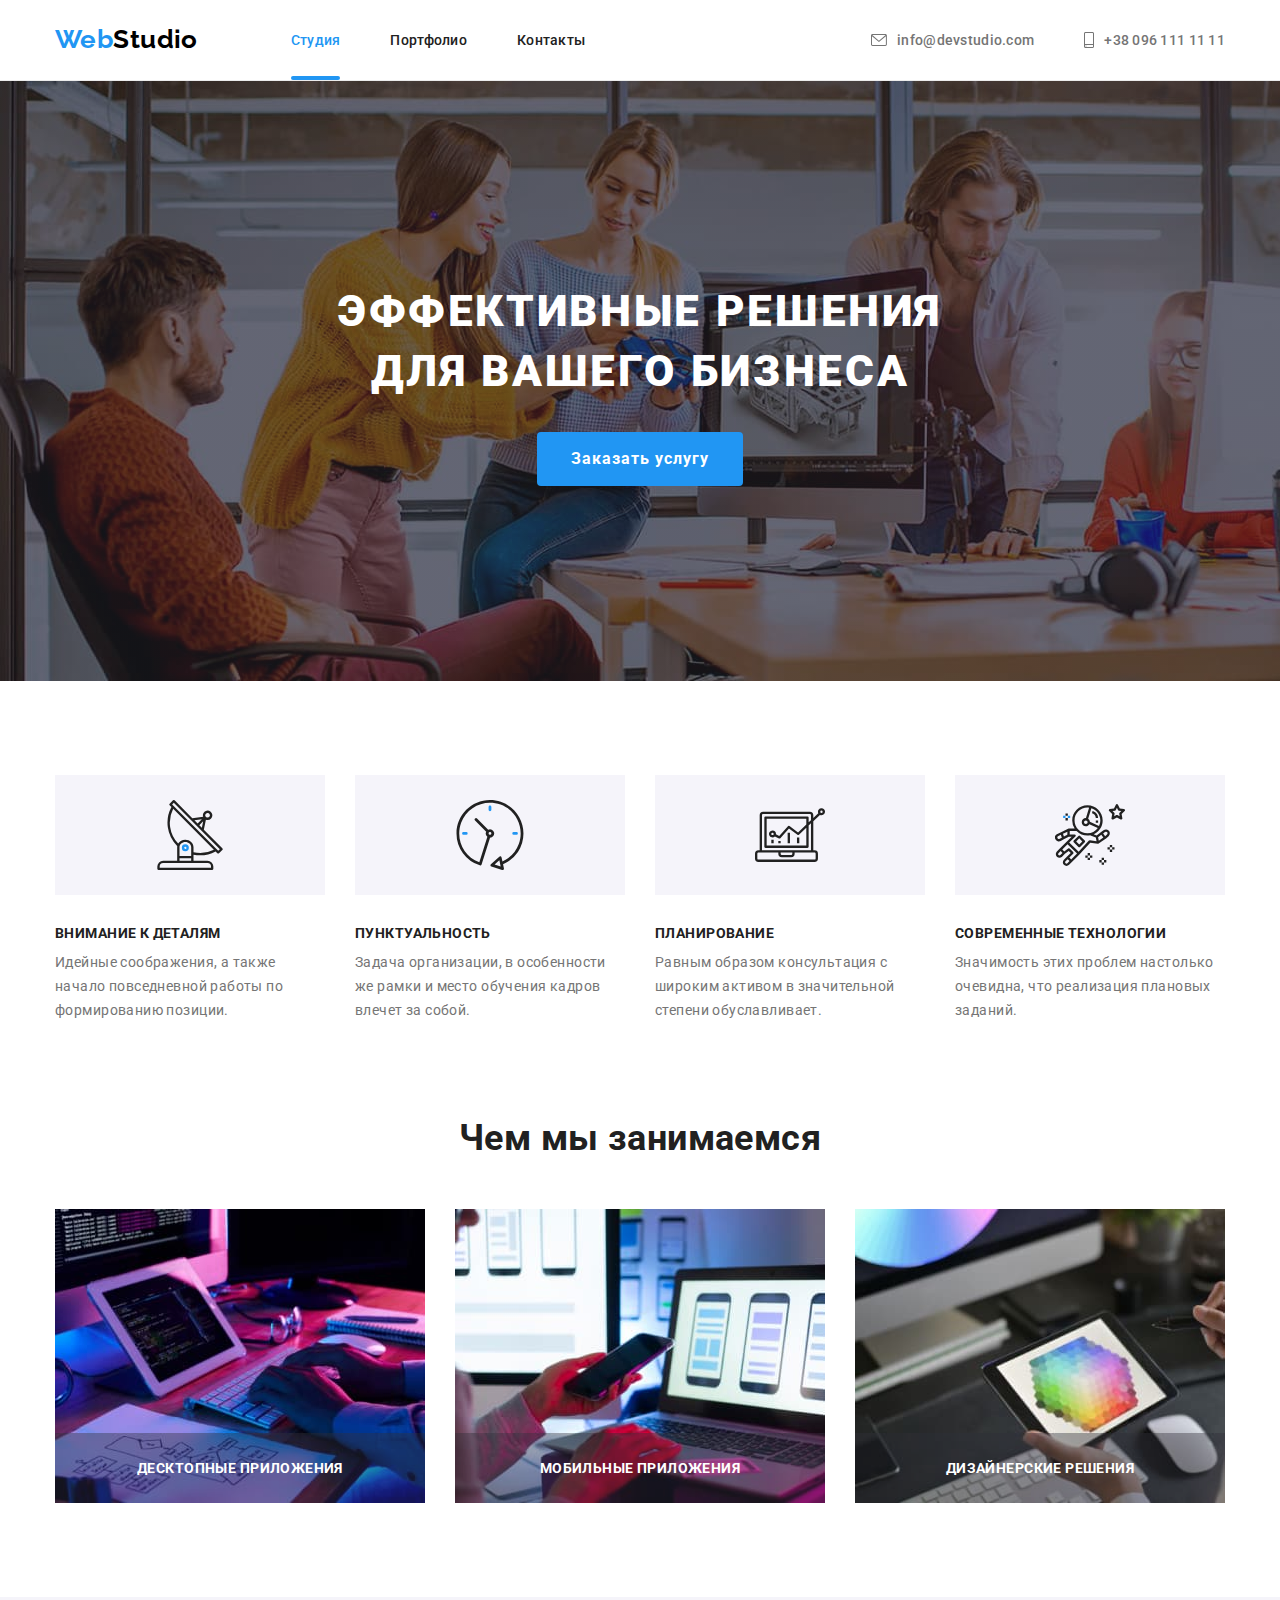
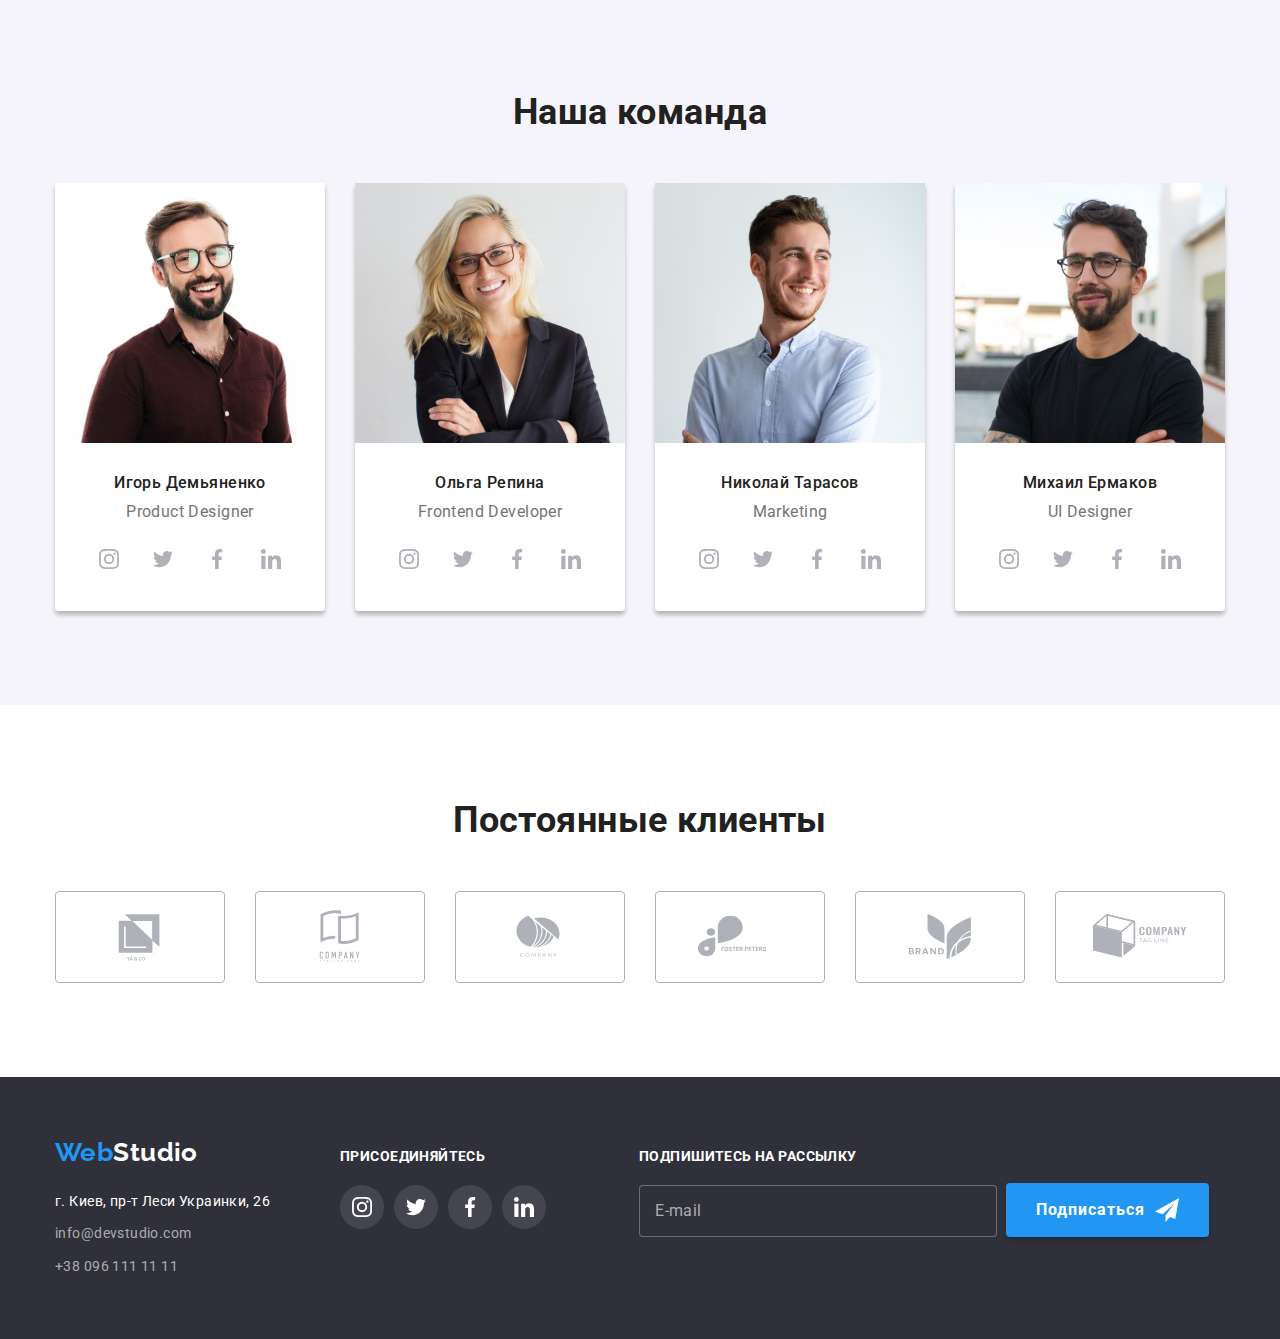
<file: index.html>
<!DOCTYPE html>
<html lang="en">
  <head>
    <meta charset="UTF-8" />
    <meta http-equiv="X-UA-Compatible" content="IE=edge" />
    <meta name="viewport" content="width=device-width, initial-scale=1.0" />
    <title>homework#6</title>
    <link
      href="https://fonts.googleapis.com/css2?family=Raleway:wght@700&family=Roboto:wght@400;500;700;900&display=swap"
      rel="stylesheet"
    />
    <link
      rel="stylesheet"
      href="https://cdnjs.cloudflare.com/ajax/libs/modern-normalize/1.0.0/modern-normalize.css"
    />
    <link rel="stylesheet" href="./css/style.css" />
  </head>
  <body>
    <header class="header">
      <div class="container">
        <!-- nav section -->
        <nav class="navigation">
          <a href="./" class="logo">Web<span class="logo-name">Studio</span></a>
          <ul class="pagination">
            <li class="item">
              <a href="./" class="link current">Студия</a>
            </li>

            <li class="item">
              <a href="./portofolio.html" class="link">Портфолио</a>
            </li>

            <li class="item"><a href="" class="link">Контакты</a></li>
          </ul>
        </nav>
        <!-- my contacts section -->
        <ul class="contacts">
          <li class="item mail">
            <a href="mailto:info@devstudio.com" class="link">
              <svg class="mail-icon">
                <use href="./images/icon.svg#envelope"></use>
              </svg>
              info@devstudio.com</a
            >
          </li>

          <li class="item phone">
            <a href="tel:+380961111111" class="link">
              <svg class="phone-icon">
                <use href="./images/icon.svg#smartphone"></use>
              </svg>
              +38 096 111 11 11</a
            >
          </li>
        </ul>
      </div>
    </header>
    <main>
      <!-- hero section -->
      <section class="hero">
        <div class="container">
          <h1 class="title">Эффективные решения для вашего бизнеса</h1>
          <button class="btn" type="button" data-modal-open>
            Заказать услугу
          </button>
        </div>
      </section>
      <!-- our soft skills -->
      <section class="section">
        <div class="container">
          <h2 class="visually-hidden">our soft skills</h2>
          <ul class="featurse">
            <li class="item">
              <div class="featurse-card-icon">
                <svg class="featurse-icon">
                  <use href="./images/icon.svg#antenna"></use>
                </svg>
              </div>
              <h3 class="subtitle">Внимание к деталям</h3>
              <p>
                Идейные соображения, а также начало повседневной работы по
                формированию позиции.
              </p>
            </li>

            <li class="item">
              <div class="featurse-card-icon">
                <svg class="featurse-icon">
                  <use href="./images/icon.svg#clock"></use>
                </svg>
              </div>
              <h3 class="subtitle">Пунктуальность</h3>
              <p>
                Задача организации, в особенности же рамки и место обучения
                кадров влечет за собой.
              </p>
            </li>

            <li class="item">
              <div class="featurse-card-icon">
                <svg class="featurse-icon">
                  <use href="./images/icon.svg#diagram"></use>
                </svg>
              </div>
              <h3 class="subtitle">Планирование</h3>
              <p>
                Равным образом консультация с широким активом в значительной
                степени обуславливает.
              </p>
            </li>

            <li class="item">
              <div class="featurse-card-icon">
                <svg class="featurse-icon">
                  <use href="./images/icon.svg#astronaut"></use>
                </svg>
              </div>
              <h3 class="subtitle">Современные технологии</h3>
              <p>
                Значимость этих проблем настолько очевидна, что реализация
                плановых заданий.
              </p>
            </li>
          </ul>
        </div>
      </section>
      <!-- our works section -->
      <section class="section nottop">
        <div class="container work">
          <h2 class="title">Чем мы занимаемся</h2>
          <ul class="work-list">
            <li class="item">
              <img
                src="./images/keyboard.jpg"
                alt="foto keyboard"
                width="370"
              />
              <p class="description-text">Десктопные приложения</p>
            </li>

            <li class="item">
              <img src="./images/laptop.jpg" alt="foto laptop" width="370" />
              <p class="description-text">Мобильные приложения</p>
            </li>
            <li class="item">
              <img src="./images/tablet.jpg" alt="foto tablet" width="370" />
              <p class="description-text">Дизайнерские решения</p>
            </li>
          </ul>
        </div>
      </section>
      <!-- our teams section -->
      <section class="section teams">
        <div class="container teams">
          <h2 class="title">Наша команда</h2>
          <ul class="teams-list">
            <li class="item">
              <div class="card">
                <div class="car-thumb">
                  <img
                    src="./images/designer.jpg"
                    alt="foto designer"
                    width="270"
                  />
                </div>
                <div class="card-content">
                  <h3 class="subtitle teams">Игорь Демьяненко</h3>
                  <p class="text">Product Designer</p>

                  <ul class="social-list">
                    <li class="social-item">
                      <a href="" class="social-link">
                        <svg class="social-icon">
                          <use href="./images/icon.svg#instagram"></use>
                        </svg>
                      </a>
                    </li>
                    <li class="social-item">
                      <a href="" class="social-link">
                        <svg class="social-icon">
                          <use href="./images/icon.svg#twitter"></use>
                        </svg>
                      </a>
                    </li>
                    <li class="social-item">
                      <a href="" class="social-link">
                        <svg class="social-icon">
                          <use href="./images/icon.svg#facebook"></use>
                        </svg>
                      </a>
                    </li>
                    <li class="social-item">
                      <a href="" class="social-link">
                        <svg class="social-icon">
                          <use href="./images/icon.svg#linkedin"></use>
                        </svg>
                      </a>
                    </li>
                  </ul>
                </div>
              </div>
            </li>

            <li class="item">
              <div class="card">
                <div class="card-thumb">
                  <img
                    src="./images/developer.jpg"
                    alt="foto developer"
                    width="270"
                  />
                </div>
                <div class="card-content">
                  <h3 class="subtitle teams">Ольга Репина</h3>
                  <p class="text">Frontend Developer</p>
                  <ul class="social-list">
                    <li class="social-item">
                      <a href="" class="social-link">
                        <svg class="social-icon">
                          <use href="./images/icon.svg#instagram"></use>
                        </svg>
                      </a>
                    </li>
                    <li class="social-item">
                      <a href="" class="social-link">
                        <svg class="social-icon">
                          <use href="./images/icon.svg#twitter"></use>
                        </svg>
                      </a>
                    </li>
                    <li class="social-item">
                      <a href="" class="social-link">
                        <svg class="social-icon">
                          <use href="./images/icon.svg#facebook"></use>
                        </svg>
                      </a>
                    </li>
                    <li class="social-item">
                      <a href="" class="social-link">
                        <svg class="social-icon">
                          <use href="./images/icon.svg#linkedin"></use>
                        </svg>
                      </a>
                    </li>
                  </ul>
                </div>
              </div>
            </li>

            <li class="item">
              <div class="card">
                <div class="card-thumb">
                  <img
                    src="./images/marketing.jpg"
                    alt="foto marketing"
                    width="270"
                  />
                </div>
                <div class="card-content">
                  <h3 class="subtitle teams">Николай Тарасов</h3>
                  <p class="text">Marketing</p>
                  <ul class="social-list">
                    <li class="social-item">
                      <a href="" class="social-link">
                        <svg class="social-icon">
                          <use href="./images/icon.svg#instagram"></use>
                        </svg>
                      </a>
                    </li>
                    <li class="social-item">
                      <a href="" class="social-link">
                        <svg class="social-icon">
                          <use href="./images/icon.svg#twitter"></use>
                        </svg>
                      </a>
                    </li>
                    <li class="social-item">
                      <a href="" class="social-link">
                        <svg class="social-icon">
                          <use href="./images/icon.svg#facebook"></use>
                        </svg>
                      </a>
                    </li>
                    <li class="social-item">
                      <a href="" class="social-link">
                        <svg class="social-icon">
                          <use href="./images/icon.svg#linkedin"></use>
                        </svg>
                      </a>
                    </li>
                  </ul>
                </div>
              </div>
            </li>

            <li class="item">
              <div class="card">
                <div class="card-thumb">
                  <img
                    src="./images/UI-designer.jpg"
                    alt="foto UI-designer"
                    width="270"
                  />
                </div>
                <div class="card-content">
                  <h3 class="subtitle teams">Михаил Ермаков</h3>
                  <p class="text">UI Designer</p>
                  <ul class="social-list">
                    <li class="social-item">
                      <a href="" class="social-link">
                        <svg class="social-icon">
                          <use href="./images/icon.svg#instagram"></use>
                        </svg>
                      </a>
                    </li>
                    <li class="social-item">
                      <a href="" class="social-link">
                        <svg class="social-icon">
                          <use href="./images/icon.svg#twitter"></use>
                        </svg>
                      </a>
                    </li>
                    <li class="social-item">
                      <a href="" class="social-link">
                        <svg class="social-icon">
                          <use href="./images/icon.svg#facebook"></use>
                        </svg>
                      </a>
                    </li>
                    <li class="social-item">
                      <a href="" class="social-link">
                        <svg class="social-icon">
                          <use href="./images/icon.svg#linkedin"></use>
                        </svg>
                      </a>
                    </li>
                  </ul>
                </div>
              </div>
            </li>
          </ul>
        </div>
      </section>
      <!-- cliaents section -->
      <section class="section">
        <div class="container clients">
          <h2 class="title">Постоянные клиенты</h2>
          <ul class="clients-list">
            <li class="clients-item">
              <a href="" class="clients-link">
                <svg class="clients-icon">
                  <use href="./images/icon.svg#company-1"></use>
                </svg>
              </a>
            </li>

            <li class="clients-item">
              <a href="" class="clients-link">
                <svg class="clients-icon">
                  <use href="./images/icon.svg#company-2"></use>
                </svg>
              </a>
            </li>

            <li class="clients-item">
              <a href="" class="clients-link">
                <svg class="clients-icon">
                  <use href="./images/icon.svg#company-3"></use>
                </svg>
              </a>
            </li>

            <li class="clients-item">
              <a href="" class="clients-link">
                <svg class="clients-icon">
                  <use href="./images/icon.svg#company-4"></use>
                </svg>
              </a>
            </li>

            <li class="clients-item">
              <a href="" class="clients-link">
                <svg class="clients-icon">
                  <use href="./images/icon.svg#company-5"></use>
                </svg>
              </a>
            </li>

            <li class="clients-item">
              <a href="" class="clients-link">
                <svg class="clients-icon">
                  <use href="./images/icon.svg#company-6"></use>
                </svg>
              </a>
            </li>
          </ul>
        </div>
      </section>
    </main>
    <footer class="footer">
      <div class="container">
        <div class="left-part">
          <div class="footer-logo">
            <a href="./" class="logo"
              >Web<span class="logo name">Studio</span></a
            >
          </div>
          <address class="address">г. Киев, пр-т Леси Украинки, 26</address>
          <ul class="footer-list">
            <li class="item">
              <a href="mailto:info@devstudio.com" class="link"
                >info@devstudio.com</a
              >
            </li>
            <li class="item">
              <a href="tel:+380961111111" class="link">+38 096 111 11 11</a>
            </li>
          </ul>
        </div>
        <div class="right-part">
          <p class="text">присоединяйтесь</p>
          <ul class="footer-social-list">
            <li class="footer-social-item">
              <a href="" class="footer-social-link">
                <svg class="footer-social-icon">
                  <use href="./images/icon.svg#instagram"></use>
                </svg>
              </a>
            </li>
            <li class="footer-social-item">
              <a href="" class="footer-social-link">
                <svg class="footer-social-icon">
                  <use href="./images/icon.svg#twitter"></use>
                </svg>
              </a>
            </li>
            <li class="footer-social-item">
              <a href="" class="footer-social-link">
                <svg class="footer-social-icon">
                  <use href="./images/icon.svg#facebook"></use>
                </svg>
              </a>
            </li>
            <li class="footer-social-item">
              <a href="" class="footer-social-link">
                <svg class="footer-social-icon">
                  <use href="./images/icon.svg#linkedin"></use>
                </svg>
              </a>
            </li>
          </ul>
        </div>
        <div class="subscribe">
          <form class="form-footer">
            <label class="form-footer-item">
              <span class="form-footer-label">Подпишитесь на рассылку</span>
              <input
                class="footer-form-input"
                type="email"
                name="mail"
                id="mail"
                placeholder="E-mail"
              />
              <button class="form-footer-btn" type="submit">
                Подписаться
                <svg class="footer-form-icon">
                  <use href="./images/icon.svg#icon-send"></use>
                </svg>
              </button>
            </label>
          </form>
        </div>
      </div>
    </footer>
    <div class="backdrop is-hidden" data-modal>
      <div class="modal">
        <button class="modal-btn btn" type="button" data-modal-close>
          <svg class="closed-icon">
            <use href="./images/icon.svg#closed-icon"></use>
          </svg>
        </button>
        <form class="form-modal">
          <b class="form-title">Оставьте свои данные, мы вам перезвоним</b>
          <label class="form-modal-item">
            <span class="form-modal-label">Имя</span>
            <input class="form-modal-input" type="text" name="name" />
            <svg class="form-icon">
              <use href="./images/icon.svg#person-modal"></use>
            </svg>
          </label>
          <label class="form-modal-item">
            <span class="form-modal-label">Телефон</span>
            <input class="form-modal-input" type="tel" name="tel" />
            <svg class="form-icon">
              <use href="./images/icon.svg#phone-modal"></use>
            </svg>
          </label>
          <label class="form-modal-item">
            <span class="form-modal-label">Почта</span>
            <input class="form-modal-input" type="email" name="email" />
            <svg class="form-icon">
              <use href="./images/icon.svg#email-modal"></use>
            </svg>
          </label>
          <label class="form-modal-item commit">
            <span class="form-modal-label">Комментарий</span>
            <textarea
              class="modal-textarea"
              name="commit"
              placeholder="Введите текст"
            ></textarea>
          </label>
          <label class="form-modal-checkbox">
            <input
              class="form-input-checkbox"
              type="checkbox"
              name="checkbox"
            />
            <span class="checkbox-text"
              ><span class="checkbox-icon"></span>Соглашаюсь с рассылкой и
              принимаю
              <a href="" class="checkbox-link">Условия договора</a>
            </span>
          </label>
          <button class="form-modal-btn" type="submit">Отправить</button>
        </form>
      </div>
    </div>
    <script src="./js/modal.js"></script>
  </body>
</html>
</file>
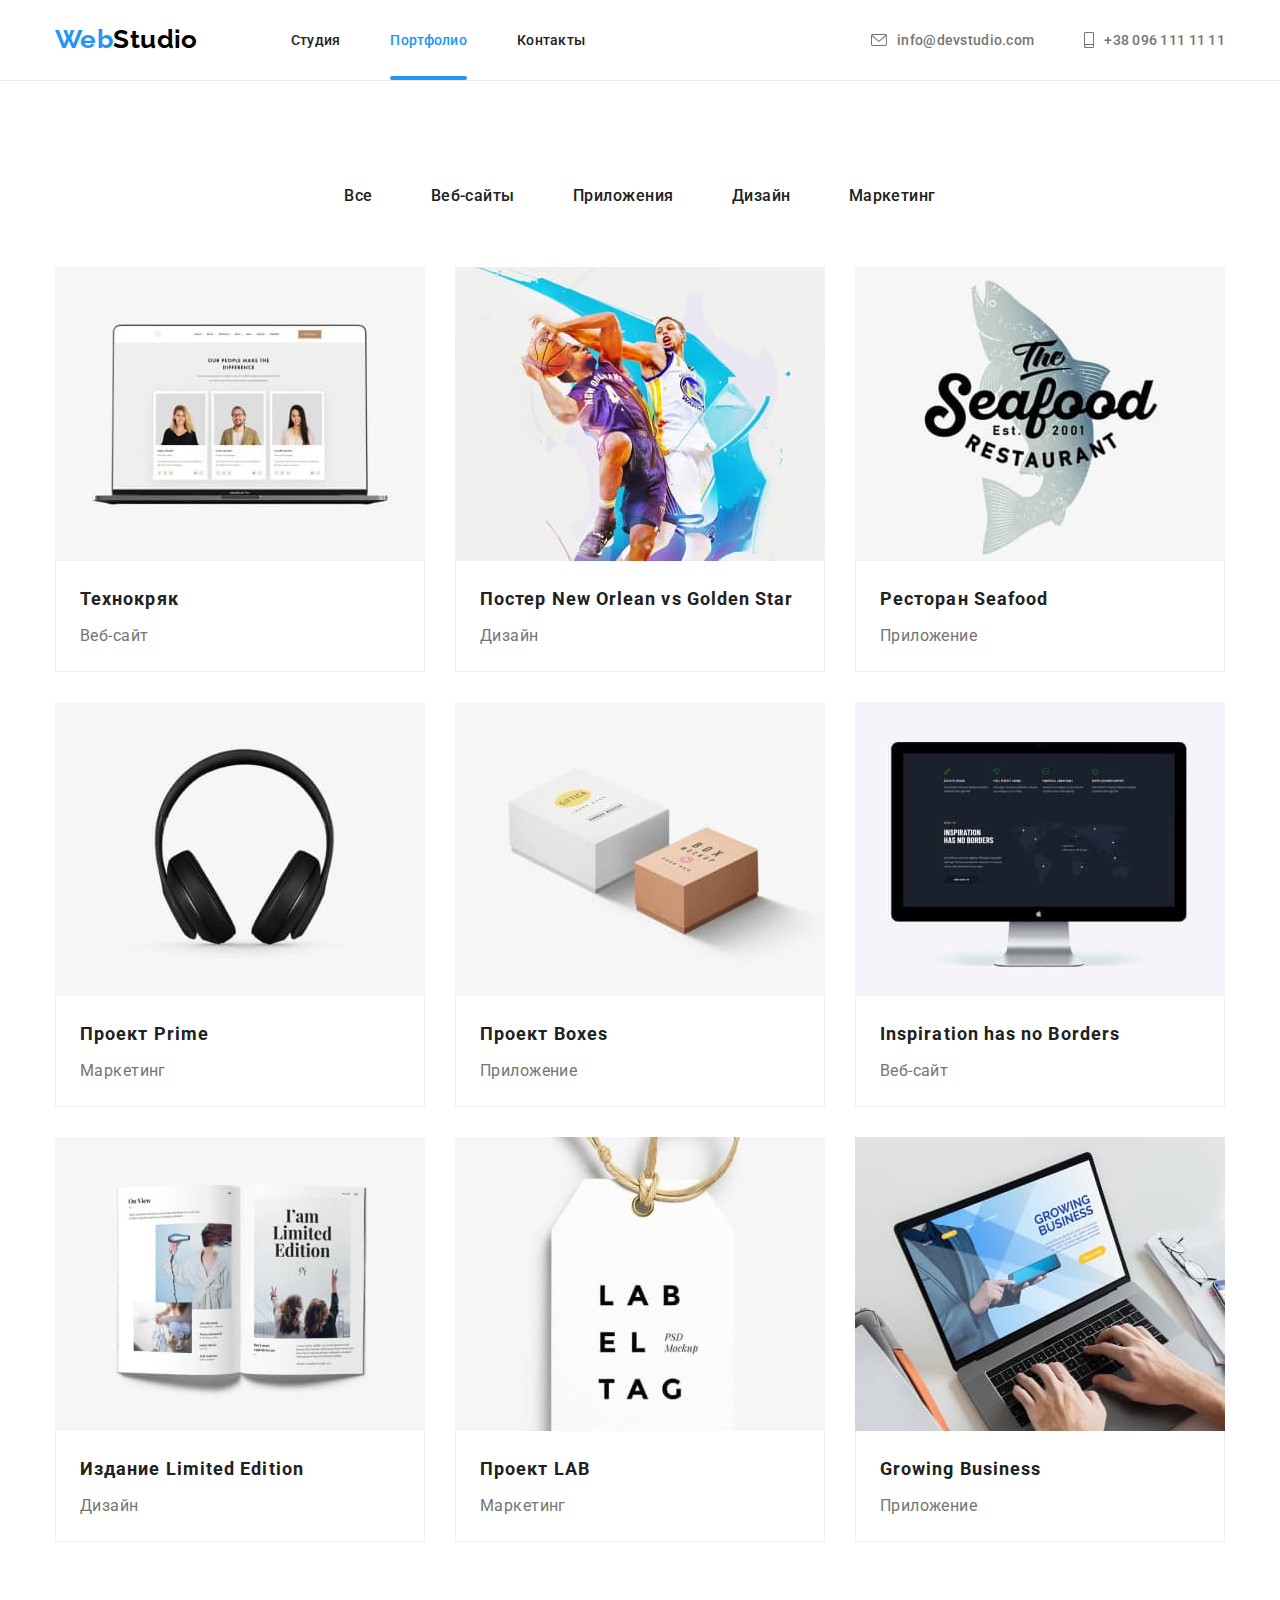
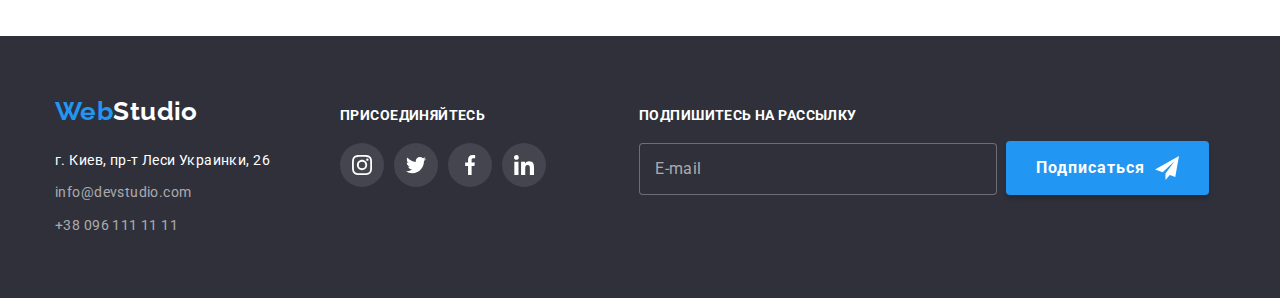
<file: portofolio.html>
<!DOCTYPE html>
<html lang="en">
  <head>
    <meta charset="UTF-8" />
    <meta http-equiv="X-UA-Compatible" content="IE=edge" />
    <meta name="viewport" content="width=device-width, initial-scale=1.0" />
    <title>portofolio</title>
    <link
      href="https://fonts.googleapis.com/css2?family=Raleway:wght@700&family=Roboto:wght@400;500;700;900&display=swap"
      rel="stylesheet"
    />
    <link
      rel="stylesheet"
      href="https://cdnjs.cloudflare.com/ajax/libs/modern-normalize/1.0.0/modern-normalize.css"
    />
    <link rel="stylesheet" href="./css/style.css" />
  </head>
  <body>
    <header class="header">
      <div class="container">
        <!-- nav section -->
        <nav class="navigation">
          <a href="./" class="logo">Web<span class="logo-name">Studio</span></a>
          <ul class="pagination">
            <li class="item">
              <a href="./" class="link">Студия</a>
            </li>

            <li class="item">
              <a href="./portofolio.html" class="link current">Портфолио</a>
            </li>

            <li class="item"><a href="" class="link">Контакты</a></li>
          </ul>
        </nav>
        <!-- my contacts section -->
        <ul class="contacts">
          <li class="item mail">
            <a href="mailto:info@devstudio.com" class="link">
              <svg class="mail-icon">
                <use href="./images/icon.svg#envelope"></use>
              </svg>
              info@devstudio.com</a
            >
          </li>

          <li class="item phone">
            <a href="tel:+380961111111" class="link">
              <svg class="phone-icon">
                <use href="./images/icon.svg#smartphone"></use>
              </svg>
              +38 096 111 11 11</a
            >
          </li>
        </ul>
      </div>
    </header>
    <main class="portofolio">
      <section class="portofolio-section">
        <div class="container">
          <h1 class="visually-hidden">portofolio</h1>
          <ul class="portofolio-list">
            <li class="portofolio-item">
              <button class="btn" type="button">Все</button>
            </li>

            <li class="portofolio-item">
              <button class="btn" type="button">Веб-сайты</button>
            </li>

            <li class="portofolio-item">
              <button class="btn" type="button">Приложения</button>
            </li>

            <li class="portofolio-item">
              <button class="btn" type="button">Дизайн</button>
            </li>

            <li class="portofolio-item">
              <button class="btn" type="button">Маркетинг</button>
            </li>
          </ul>
          <!-- portofolio content section -->
          <ul class="portofolio-content">
            <li class="portofolio-item-page">
              <div class="card">
                <a href="" class="card-link">
                  <div class="card-thumb">
                    <img
                      src="./images/technokryak.jpg"
                      alt="foto laptop"
                      width="370"
                    />
                    <p class="portofolio-text-overlay">
                      Технокряк это современная площадка распространения
                      коронавируса. Компании используют эту платформу для
                      цифрового шпионажа и атак на защищённые сервера
                      конкурентов.
                    </p>
                  </div>
                  <div class="portofolio-card-content">
                    <h2 class="title">Технокряк</h2>
                    <p class="text">Веб-сайт</p>
                  </div>
                </a>
              </div>
            </li>

            <li class="portofolio-item-page">
              <div class="card">
                <a href="" class="card-link">
                  <div class="card-thumb">
                    <img
                      src="./images/poster.jpg"
                      alt="foto of two basketball players"
                      width="370"
                    />
                    <p class="portofolio-text-overlay">
                      Технокряк это современная площадка распространения
                      коронавируса. Компании используют эту платформу для
                      цифрового шпионажа и атак на защищённые сервера
                      конкурентов.
                    </p>
                  </div>
                  <div class="portofolio-card-content">
                    <h2 class="title">Постер New Orlean vs Golden Star</h2>
                    <p class="text">Дизайн</p>
                  </div>
                </a>
              </div>
            </li>

            <li class="portofolio-item-page">
              <div class="card">
                <a href="" class="card-link">
                  <div class="card-thumb">
                    <img
                      src="./images/restaurant-seafood.jpg"
                      alt="logo restaurant-seafood"
                      width="370"
                    />
                    <p class="portofolio-text-overlay">
                      Технокряк это современная площадка распространения
                      коронавируса. Компании используют эту платформу для
                      цифрового шпионажа и атак на защищённые сервера
                      конкурентов.
                    </p>
                  </div>
                  <div class="portofolio-card-content">
                    <h2 class="title">Ресторан Seafood</h2>
                    <p class="text">Приложение</p>
                  </div>
                </a>
              </div>
            </li>

            <li class="portofolio-item-page">
              <div class="card">
                <a href="" class="card-link">
                  <div class="card-thumb">
                    <img
                      src="./images/project-prime.jpg"
                      alt="foto headphones"
                      width="370"
                    />
                    <p class="portofolio-text-overlay">
                      Технокряк это современная площадка распространения
                      коронавируса. Компании используют эту платформу для
                      цифрового шпионажа и атак на защищённые сервера
                      конкурентов.
                    </p>
                  </div>
                  <div class="portofolio-card-content">
                    <h2 class="title">Проект Prime</h2>
                    <p class="text">Маркетинг</p>
                  </div>
                </a>
              </div>
            </li>

            <li class="portofolio-item-page">
              <div class="card">
                <a href="" class="card-link">
                  <div class="card-thumb">
                    <img
                      src="./images/project-boxes.jpg"
                      alt="foto two boxes"
                      width="370"
                    />
                    <p class="portofolio-text-overlay">
                      Технокряк это современная площадка распространения
                      коронавируса. Компании используют эту платформу для
                      цифрового шпионажа и атак на защищённые сервера
                      конкурентов.
                    </p>
                  </div>
                  <div class="portofolio-card-content">
                    <h2 class="title">Проект Boxes</h2>
                    <p class="text">Приложение</p>
                  </div>
                </a>
              </div>
            </li>

            <li class="portofolio-item-page">
              <div class="card">
                <a href="" class="card-link">
                  <div class="card-thumb">
                    <img
                      src="./images/inspiration-has-no-borders.jpg"
                      alt="foto apple pc"
                      width="370"
                    />
                    <p class="portofolio-text-overlay">
                      Технокряк это современная площадка распространения
                      коронавируса. Компании используют эту платформу для
                      цифрового шпионажа и атак на защищённые сервера
                      конкурентов.
                    </p>
                  </div>
                  <div class="portofolio-card-content">
                    <h2 class="title">Inspiration has no Borders</h2>
                    <p class="text">Веб-сайт</p>
                  </div>
                </a>
              </div>
            </li>

            <li class="portofolio-item-page">
              <div class="card">
                <a href="" class="card-link">
                  <div class="card-thumb">
                    <img
                      src="./images/Edition-limited-edition.jpg"
                      alt="foto edition"
                      width="370"
                    />
                    <p class="portofolio-text-overlay">
                      Технокряк это современная площадка распространения
                      коронавируса. Компании используют эту платформу для
                      цифрового шпионажа и атак на защищённые сервера
                      конкурентов.
                    </p>
                  </div>
                  <div class="portofolio-card-content">
                    <h2 class="title">Издание Limited Edition</h2>
                    <p class="text">Дизайн</p>
                  </div>
                </a>
              </div>
            </li>

            <li class="portofolio-item-page">
              <div class="card">
                <a href="" class="card-link">
                  <div class="card-thumb">
                    <img
                      src="./images/project-lab.jpg"
                      alt="logo project-lab"
                      width="370"
                    />
                    <p class="portofolio-text-overlay">
                      Технокряк это современная площадка распространения
                      коронавируса. Компании используют эту платформу для
                      цифрового шпионажа и атак на защищённые сервера
                      конкурентов.
                    </p>
                  </div>
                  <div class="portofolio-card-content">
                    <h2 class="title">Проект LAB</h2>
                    <p class="text">Маркетинг</p>
                  </div>
                </a>
              </div>
            </li>

            <li class="portofolio-item-page">
              <div class="card">
                <a href="" class="card-link">
                  <div class="card-thumb">
                    <img
                      src="./images/growing-business.jpg"
                      alt="foto laptop"
                      width="370"
                    />
                    <p class="portofolio-text-overlay">
                      Технокряк это современная площадка распространения
                      коронавируса. Компании используют эту платформу для
                      цифрового шпионажа и атак на защищённые сервера
                      конкурентов.
                    </p>
                  </div>
                  <div class="portofolio-card-content">
                    <h2 class="title">Growing Business</h2>
                    <p class="text">Приложение</p>
                  </div>
                </a>
              </div>
            </li>
          </ul>
        </div>
      </section>
    </main>
    <footer class="footer">
      <div class="container">
        <div class="left-part">
          <div class="footer-logo">
            <a href="./" class="logo"
              >Web<span class="logo name">Studio</span></a
            >
          </div>
          <address class="address">г. Киев, пр-т Леси Украинки, 26</address>
          <ul class="footer-list">
            <li class="item">
              <a href="mailto:info@devstudio.com" class="link"
                >info@devstudio.com</a
              >
            </li>
            <li class="item">
              <a href="tel:+380961111111" class="link">+38 096 111 11 11</a>
            </li>
          </ul>
        </div>
        <div class="right-part">
          <p class="text">присоединяйтесь</p>
          <ul class="footer-social-list">
            <li class="footer-social-item">
              <a href="" class="footer-social-link">
                <svg class="footer-social-icon">
                  <use href="./images/icon.svg#instagram"></use>
                </svg>
              </a>
            </li>
            <li class="footer-social-item">
              <a href="" class="footer-social-link">
                <svg class="footer-social-icon">
                  <use href="./images/icon.svg#twitter"></use>
                </svg>
              </a>
            </li>
            <li class="footer-social-item">
              <a href="" class="footer-social-link">
                <svg class="footer-social-icon">
                  <use href="./images/icon.svg#facebook"></use>
                </svg>
              </a>
            </li>
            <li class="footer-social-item">
              <a href="" class="footer-social-link">
                <svg class="footer-social-icon">
                  <use href="./images/icon.svg#linkedin"></use>
                </svg>
              </a>
            </li>
          </ul>
        </div>
        <div class="subscribe">
          <form class="form-footer">
            <label class="form-footer-item">
              <span class="form-footer-label">Подпишитесь на рассылку</span>
              <input
                class="footer-form-input"
                type="email"
                name="mail"
                id="mail"
                placeholder="E-mail"
              />
              <button class="form-footer-btn" type="submit">
                Подписаться
                <svg class="footer-form-icon">
                  <use href="./images/icon.svg#icon-send"></use>
                </svg>
              </button>
            </label>
          </form>
        </div>
      </div>
    </footer>
  </body>
</html>
</file>
<file: css/style.css>
/* 
--accent-color: #757575;
--title-color:#212121;
--contacts-footer-color: rgb(255, 255, 255, 0.6);
--footer-bgc-color: #2f303a;
--white-text-color: #ffffff;
--logo-primary-color: #000000;
--active-color:#2196f3;
--card-border-color:#EEEEEE;

font-family: 'Raleway',   sans-serif;
font-family: 'Roboto', sans-serif;

*/
:root {
  --accent-color: #757575;
  --title-color: #212121;
  --contacts-footer-color: rgb(255, 255, 255, 0.6);
  --footer-bgc-color: #2f303a;
  --white-text-color: #ffffff;
  --logo-primary-color: #000000;
  --active-color: #2196f3;
  --header-border-color: #ececec;
  --card-shadow: 0px 1px 3px rgba(0, 0, 0, 0.12),
    0px 1px 1px rgba(0, 0, 0, 0.14), 0px 2px 1px rgba(0, 0, 0, 0.2);
  --card-border-radius: 0px 0px 4px 4px;
  --card-border-color: #eeeeee;
  --hero--bgc-color: #c4c4c4;
  --hero-overline-color: rgba(47, 48, 58, 0.4);
  --work-overline-color: rgba(47, 48, 58, 0.8);
  --primari-bkg-color: #f5f4fa;
  --svg-accent-color: #afb1b8;
  --footer-social-bkg: rgba(255, 255, 255, 0.1);
  --box-shadow: 0px 4px 4px rgba(0, 0, 0, 0.25);
  --portofolio-card-shadow: 0px 1px 1px rgba(0, 0, 0, 0.12),
    0px 4px 4px rgba(0, 0, 0, 0.06), 1px 4px 6px rgba(0, 0, 0, 0.16);
  --portofolio-btn-shadow: 0px 3px 1px rgba(0, 0, 0, 0.1),
    0px 1px 2px rgba(0, 0, 0, 0.08), 0px 2px 2px rgba(0, 0, 0, 0.12);
  --modal-bkg-color: rgba(0, 0, 0, 0.2);
  --modal-btn-color: rgba(0, 0, 0, 0.1);
  --portofolio-overlay-bkg: rgba(33, 150, 243, 0.9);
  /* form var */
  --border-footer-form-color: rgba(255, 255, 255, 0.3);
  --footer-btn-shadow: 0px 4px 4px rgba(0, 0, 0, 0.15);
  --modal-border-input: 1px solid rgba(33, 33, 33, 0.2);
}
/* tag configuration */
li {
  list-style-type: none;
}
a {
  text-decoration: none;
}
h1,
h2,
h3,
h4,
p,
ul {
  margin: 0;
  padding: 0;
}
img,
svg {
  display: block;
  max-width: 100%;
  height: auto;
}
.visually-hidden {
  position: absolute;
  width: 1px;
  height: 1px;
  margin: -1px;
  border: 0;
  padding: 0;

  white-space: nowrap;
  clip-path: inset(100%);
  clip: rect(0 0 0 0);
  overflow: hidden;
}
body {
  font-family: 'Roboto', sans-serif;
  font-weight: 400;
  font-size: 14px;
  line-height: 1.71;
  letter-spacing: 0.03em;
  color: var(--accent-color);
}
.container {
  width: 1200px;
  margin-left: auto;
  margin-right: auto;
  padding-left: 15px;
  padding-right: 15px;
}
/* header section */
.header {
  border-bottom: 1px solid var(--header-border-color);
}
.header .container {
  display: flex;
  justify-content: space-between;
}
.navigation {
  display: flex;
  align-items: center;
}
/* logo section */
.logo {
  padding-top: 24px;
  padding-bottom: 25px;
  font-family: 'Raleway', sans-serif;
  font-weight: 700;
  font-size: 26px;
  line-height: 1.2;
  color: var(--active-color);
}

.logo-name {
  color: var(--logo-primary-color);
}
.logo:hover,
.logo:focus {
  color: var(--active-color);
}

/* nav menu section */
.pagination {
  display: flex;
  margin-left: 93px;
}

.pagination .item + .item {
  margin-left: 50px;
}
.pagination .link {
  position: relative;
  display: flex;
  padding-top: 32px;
  padding-bottom: 32px;
  font-weight: 500;
  font-size: 14px;
  line-height: 1.15;
  letter-spacing: 0.02em;
  color: var(--title-color);
  transition: 250ms cubic-bezier(0.4, 0, 0.2, 1);
}
.pagination .link:hover,
.pagination .link:focus {
  color: var(--active-color);
}
.pagination .link.current {
  color: var(--active-color);
}
.pagination .link.current::after {
  position: absolute;
  content: '';
  width: 100%;
  height: 4px;
  bottom: 0;
  left: 0;
  background-color: var(--active-color);
  border-radius: 2px;
}
/* contacts section */
.contacts {
  display: flex;
  align-items: center;
}
.contacts .item + .item {
  margin-left: 50px;
}
.contacts .link {
  display: flex;
  align-items: center;
  padding-top: 32px;
  padding-bottom: 32px;
  font-weight: 500;
  font-size: 14px;
  line-height: 1.15;
  letter-spacing: 0.02em;
  color: var(--accent-color);
  transition: 250ms cubic-bezier(0.4, 0, 0.2, 1);
}
.contacts .link:hover,
.contacts .link:focus {
  color: var(--active-color);
}

.mail-icon {
  margin-right: 10px;
  width: 16px;
  height: 12px;
  fill: currentColor;
}
.phone-icon {
  margin-right: 10px;
  width: 10px;
  height: 16px;
  fill: currentColor;
}
/* main section */

/* hero section */
.hero {
  max-width: 1600px;
  max-height: 600px;
  padding-top: 200px;
  padding-bottom: 200px;
  text-align: center;
  margin-left: auto;
  margin-right: auto;
  background-color: var(--hero--bgc-color);
  background-image: linear-gradient(
      to right,
      var(--hero-overline-color),
      var(--hero-overline-color)
    ),
    url('../images/teams.jpg');
}
.hero .title {
  max-width: 696px;
  margin-left: auto;
  margin-right: auto;
  margin-bottom: 30px;
  font-weight: 900;
  font-size: 44px;
  line-height: 1.37;
  /* text-align: center; */
  letter-spacing: 0.06em;
  color: var(--white-text-color);
}

/* button section */
.btn {
  cursor: pointer;
}
.hero .btn {
  padding: 10px 32px;
  min-width: 200px;
  border-radius: 4px;
  border-color: transparent;
  font-family: 'Roboto', sans-serif;
  font-weight: 700;
  font-size: 16px;
  line-height: 1.87;
  letter-spacing: 0.06em;
  color: var(--white-text-color);
  background-color: var(--active-color);
}
/* main text */
.section {
  padding-top: 94px;
  padding-bottom: 94px;
}
.section.nottop {
  padding-top: 0;
}
.section .title {
  font-family: 'Roboto', sans-serif;
  font-weight: 700;
  font-size: 36px;
  line-height: 1.17;
  text-align: center;
  color: var(--title-color);
}
.section .subtitle {
  font-family: Roboto, sans-serif;
  font-weight: 700;
  font-size: 14px;
  line-height: 1.15;
  color: var(--title-color);
}
.section .subtitle.teams {
  font-family: Roboto, sans-serif;
  font-weight: 500;
  font-size: 16px;
  line-height: 1.19;
}
.section .text {
  font-size: 16px;
  line-height: 1.19;
}
.hero .title,
.featurse .subtitle {
  text-transform: uppercase;
}

/* soft skills */

.featurse .subtitle {
  margin-bottom: 10px;
}

.container .featurse {
  display: flex;
  margin-left: -30px;
}

.featurse .item {
  flex-basis: calc(100% / 4 - 30px);
  margin-left: 30px;
}
.featurse-card-icon {
  display: flex;
  justify-content: center;
  align-items: center;
  width: 270px;
  height: 120px;
  margin-bottom: 30px;
  background-color: var(--primari-bkg-color);
  color: var(--title-color);
}
.featurse-icon {
  width: 70px;
  height: 70px;
  fill: currentColor;
}

/*our work section */
.container .work-list {
  display: flex;
  margin-left: -30px;
}
.work-list .item {
  position: relative;
  flex-basis: calc(100% / 3 - 30px);
  margin-left: 30px;
}
.container.work .title {
  margin-bottom: 50px;
}

.description-text {
  position: absolute;
  bottom: 0;
  left: 0;
  width: 100%;
  height: 70px;
  display: flex;
  justify-content: center;
  align-items: center;
  color: var(--white-text-color);
  background-color: var(--hero-overline-color);
  font-weight: 700;
  font-size: 14px;
  line-height: 1.15;
  text-transform: uppercase;
}
/* teams section */
.section.teams {
  background-color: var(--primari-bkg-color);
}
.container.teams .title {
  margin-bottom: 50px;
}
.container .teams-list {
  display: flex;
  margin-left: -30px;
}

.teams-list .item {
  background-color: var(--white-text-color);
  flex-basis: calc(100% / 4 - 30px);
  margin-left: 30px;
}
.card-content {
  text-align: center;
  padding: 30px 0;
}
.teams-list .card {
  box-shadow: var(--box-shadow);
  border-radius: var(--card-border-radius);
}
.subtitle.teams {
  margin-bottom: 10px;
}

.social-list {
  display: flex;
  justify-content: center;
  padding-top: 16px;
  padding-right: 32px;
  padding-left: 32px;
}
.social-item:not(:last-child) {
  margin-right: 10px;
}

.social-link {
  display: flex;
  max-width: 44px;
  max-height: 44px;
  padding: 12px;
  border-radius: 50%;
  color: var(--svg-accent-color);
  transition: 250ms cubic-bezier(0.4, 0, 0.2, 1);
}
.social-link:hover,
.social-link:focus {
  background-color: var(--active-color);
  color: var(--white-text-color);
}
.social-icon {
  width: 20px;
  height: 20px;
  fill: currentColor;
}
/* footer section */
.footer {
  padding-top: 60px;
  padding-bottom: 60px;
  background-color: var(--footer-bgc-color);
}
.footer .container {
  display: flex;
  align-items: baseline;
}

/* clients section */

.clients .title {
  margin-bottom: 50px;
}
.clients-list {
  display: flex;
}
.clients-item:not(:last-child) {
  margin-right: 30px;
}

.clients-link {
  display: flex;
  justify-content: center;
  align-items: center;
  width: 170px;
  height: 92px;
  color: var(--svg-accent-color);
  border: 1px solid var(--svg-accent-color);
  border-radius: 4px;
  transition: 250ms cubic-bezier(0.4, 0, 0.2, 1);
}
.clients-link:hover,
.clients-link:focus {
  box-shadow: none;
  border-color: var(--active-color);
  color: var(--active-color);
}
.clients-icon {
  width: 106px;
  height: 60px;
  fill: currentColor;
}
/* footer left part */
.footer .logo {
  color: var(--active-color);
}
.logo.name {
  color: var(--white-text-color);
}
.footer-logo {
  margin-bottom: 20px;
}
/* address section */
.address {
  margin-bottom: 9px;
  font-family: 'Roboto', sans-serif;
  font-style: normal;
  font-weight: 400;
  font-size: 14px;
  line-height: 1.72;
  color: var(--white-text-color);
}
.footer .link {
  color: var(--contacts-footer-color);
  transition: 250ms cubic-bezier(0.4, 0, 0.2, 1);
}
.footer .link:hover,
.footer .link:focus {
  color: var(--active-color);
}
.footer-list .item:not(:last-child) {
  margin-bottom: 9px;
}
/* footer right part */
.right-part {
  margin-left: 70px;
}
.right-part > .text {
  font-weight: 700;
  line-height: 1.15;
  padding-top: 10px;
  margin-bottom: 20px;
  color: var(--white-text-color);
  text-transform: uppercase;
}
.footer-social-item:not(:last-child) {
  margin-right: 10px;
}

.footer-social-list {
  display: flex;
  justify-content: flex-start;
}
.footer-social-link {
  display: flex;
  width: 44px;
  height: 44px;
  padding: 12px;
  color: var(--white-text-color);
  background-color: var(--footer-social-bkg);
  border-radius: 50%;
  transition: 250ms cubic-bezier(0.4, 0, 0.2, 1);
}
.footer-social-link:hover,
.footer-social-link:focus {
  background-color: var(--active-color);
  box-shadow: none;
}
.footer-social-icon {
  width: 20px;
  height: 20px;
  fill: currentColor;
}
/* footer form subscribe*/
.form-footer {
  position: relative;

  margin-left: 93px;
  width: 570px;
  color: var(--white-text-color);
}
.form-footer-item {
  display: flex;
  flex-direction: column;
}
.form-footer-label {
  font-weight: 700;
  line-height: 1.15;
  margin-bottom: 20px;
  text-transform: uppercase;
}
.footer-form-input {
  width: 358px;
  padding: 15px 0 15px 15px;
  background-color: var(--footer-bgc-color);
  border: 1px solid var(--border-footer-form-color);
  font-size: 16px;
  border-radius: 4px;
  line-height: 1.25;
  letter-spacing: 0.03em;
  color: var(--contacts-footer-color);
}
.footer-form-input:focus {
  outline: none;
  border-color: var(--active-color);
}
.footer-form-input::placeholder {
  font-size: 16px;
  line-height: 1.25;
  color: var(--contacts-footer-color);
}

.form-footer-btn {
  position: absolute;
  right: 0;
  bottom: 0;
  min-width: 200px;
  padding: 10px 28px;
  border-radius: 4px;
  border-color: transparent;
  background-color: var(--active-color);
  color: var(--white-text-color);
  box-shadow: var(--footer-btn-shadow);

  font-family: 'Roboto', sans-serif;
  font-weight: 700;
  font-size: 16px;
  line-height: 1.87;
  display: flex;
  align-items: center;
  text-align: center;
  letter-spacing: 0.06em;
}
.footer-form-icon {
  width: 24px;
  height: 24px;
  fill: currentColor;
  margin-left: 10px;
}
/* portofolio section */
.portofolio-section {
  padding-top: 94px;
  padding-bottom: 94px;
}

/* portofolio button */
.portofolio-list {
  display: flex;
  justify-content: center;
  margin-bottom: 50px;
}
.portofolio-item:not(:last-child) {
  margin-right: 10px;
}
.portofolio-section .btn {
  padding: 6px 22px;
  border-color: transparent;
  border-radius: 4px;
  font-family: 'Roboto', sans-serif;
  font-weight: 500;
  font-size: 16px;
  line-height: 1.62;
  letter-spacing: 0.03em;
  color: var(--title-color);
  background-color: var(--teams-bkg-color);
  transition: 250ms cubic-bezier(0.4, 0, 0.2, 1);
}

.portofolio-section .btn:hover,
.portofolio-section .btn:focus {
  box-shadow: var(--portofolio-btn-shadow);
  color: var(--white-text-color);
  background-color: var(--active-color);
}
.portofolio-section .title {
  margin-bottom: 4px;
  font-family: 'Roboto', sans-serif;
  font-weight: 700;
  font-size: 18px;
  line-height: 2;
  letter-spacing: 0.06em;
  color: var(--title-color);
}
.portofolio-section .text {
  font-weight: normal;
  font-size: 16px;
  line-height: 1.88;
  color: var(--accent-color);
}
/* portofolio content section */
.portofolio-content {
  display: flex;
  flex-wrap: wrap;
  margin-top: -30px;
  margin-left: -30px;
}
.portofolio-item-page {
  flex-basis: calc(100% / 3 - 30px);
  margin-top: 30px;
  margin-left: 30px;
}
.card-thumb {
  position: relative;
  overflow: hidden;
}
.portofolio-text-overlay {
  position: absolute;
  top: 0;
  bottom: 0;
  padding: 63px 24px;
  font-size: 18px;
  line-height: 1.56;
  color: var(--white-text-color);
  background-color: var(--portofolio-overlay-bkg);
  transform: translateY(100%);
  transition: 250ms cubic-bezier(0.4, 0, 0.2, 1);
}

.portofolio-card-content {
  padding: 20px 24px;
  text-align: start;
  border-bottom: 1px solid var(--card-border-color);
  border-left: 1px solid var(--card-border-color);
  border-right: 1px solid var(--card-border-color);
}
.portofolio-item-page:hover .portofolio-text-overlay,
.portofolio-item-page:hover {
  box-shadow: var(--portofolio-card-shadow);
  transform: translateY(0);
}
/* modal section */

.is-hidden {
  visibility: hidden;
  opacity: 0;
  pointer-events: none;
}
.backdrop {
  position: fixed;
  top: 0;
  left: 0;
  width: 100%;
  height: 100%;
  background-color: var(--modal-bkg-color);
  transition: 250ms cubic-bezier(0.4, 0, 0.2, 1);
}
.modal {
  position: absolute;
  width: 528px;
  height: 581px;
  top: 50%;
  left: 50%;
  transform: translate(-50%, -50%);
  border-radius: 4px;
  background-color: var(--white-text-color);
}
.modal-btn {
  position: absolute;
  top: 8px;
  right: 8px;
  display: flex;
  justify-content: center;
  align-items: center;
  width: 30px;
  height: 30px;
  border-radius: 50%;
  border: 1px solid var(--modal-btn-color);
  background-color: var(--white-text-color);
}
.modal-btn:hover .closed-icon {
  fill: var(--active-color);
}
.closed-icon {
  position: absolute;
  width: 11px;
  height: 11px;
  color: var(--logo-primary-color);
}

/* modal content */
.form-modal {
  display: flex;
  flex-direction: column;
  padding: 40px;
  color: var(--title-color);
}
.form-title {
  margin-bottom: 12px;
  font-weight: 700;
  font-size: 20px;
  line-height: 1.15;
  text-align: center;
}
.form-modal-item {
  position: relative;
  display: flex;
  flex-direction: column;
  width: 448px;
  margin-bottom: 10px;
}
.form-modal-item.commit {
  margin-bottom: 20px;
}
.modal-textarea {
  resize: none;
  height: 120px;
  border-radius: 4px;
  padding: 12px;
  border: var(--modal-border-input);
  transition: 250ms cubic-bezier(0.4, 0, 0.2, 1);
}
.modal-textarea::placeholder {
  color: rgba(117, 117, 117, 0.5);
}
.form-modal-label {
  margin-bottom: 4px;
  font-size: 12px;
  line-height: 1.17;
  letter-spacing: 0.01em;
  color: var(--accent-color);
}

.form-modal-input {
  padding-left: 42px;
  padding-top: 11px;
  padding-bottom: 11px;
  border-radius: 4px;
  border: var(--modal-border-input);
  transition: 250ms cubic-bezier(0.4, 0, 0.2, 1);
}
.form-icon {
  position: absolute;
  bottom: 11px;
  left: 12px;
  width: 18px;
  height: 18px;
  fill: currentColor;
  transition: 250ms cubic-bezier(0.4, 0, 0.2, 1);
}
.form-modal-item:focus-within > .modal-textarea,
.form-modal-item:focus-within > .form-modal-input,
.form-modal-item:focus-within > .form-icon {
  fill: var(--active-color);
  outline: none;
  border-color: var(--active-color);
}
/* checkbox */

.form-modal-checkbox {
  margin-bottom: 30px;
}
.form-input-checkbox {
  position: absolute;
  width: 1px;
  height: 1px;
  margin: -1px;
  border: 0;
  padding: 0;
  white-space: nowrap;
  clip-path: inset(100%);
  clip: rect(0 0 0 0);
  overflow: hidden;
}
.checkbox-icon {
  position: absolute;
  left: 52px;
  width: 15px;
  height: 15px;
  border: 2px solid var(--logo-primary-color);
  border-radius: 4px;
  background-color: var(--white-text-color);
  transition: 250ms cubic-bezier(0.4, 0, 0.2, 1);
}
.form-input-checkbox:checked + .checkbox-text .checkbox-icon {
  border-color: transparent;
  background-image: url('../images/icon_check.svg');
  background-size: contain;
  background-origin: border-box;
  background-color: var(--active-color);
}
.checkbox-text {
  display: flex;
  align-items: center;
  justify-content: space-between;
  margin-left: 32px;
  color: var(--accent-color);
}

.checkbox-link {
  text-decoration: underline;
  color: var(--active-color);
}
.form-modal-btn {
  display: block;
  margin-left: auto;
  margin-right: auto;
  min-width: 200px;
  padding: 10px 55px;
  border-radius: 4px;
  border-color: transparent;
  font-family: 'Roboto', sans-serif;
  font-weight: 700;
  font-size: 16px;
  line-height: 1.87;
  letter-spacing: 0.06em;
  color: var(--white-text-color);
  background-color: var(--active-color);
  cursor: pointer;
}
</file>
